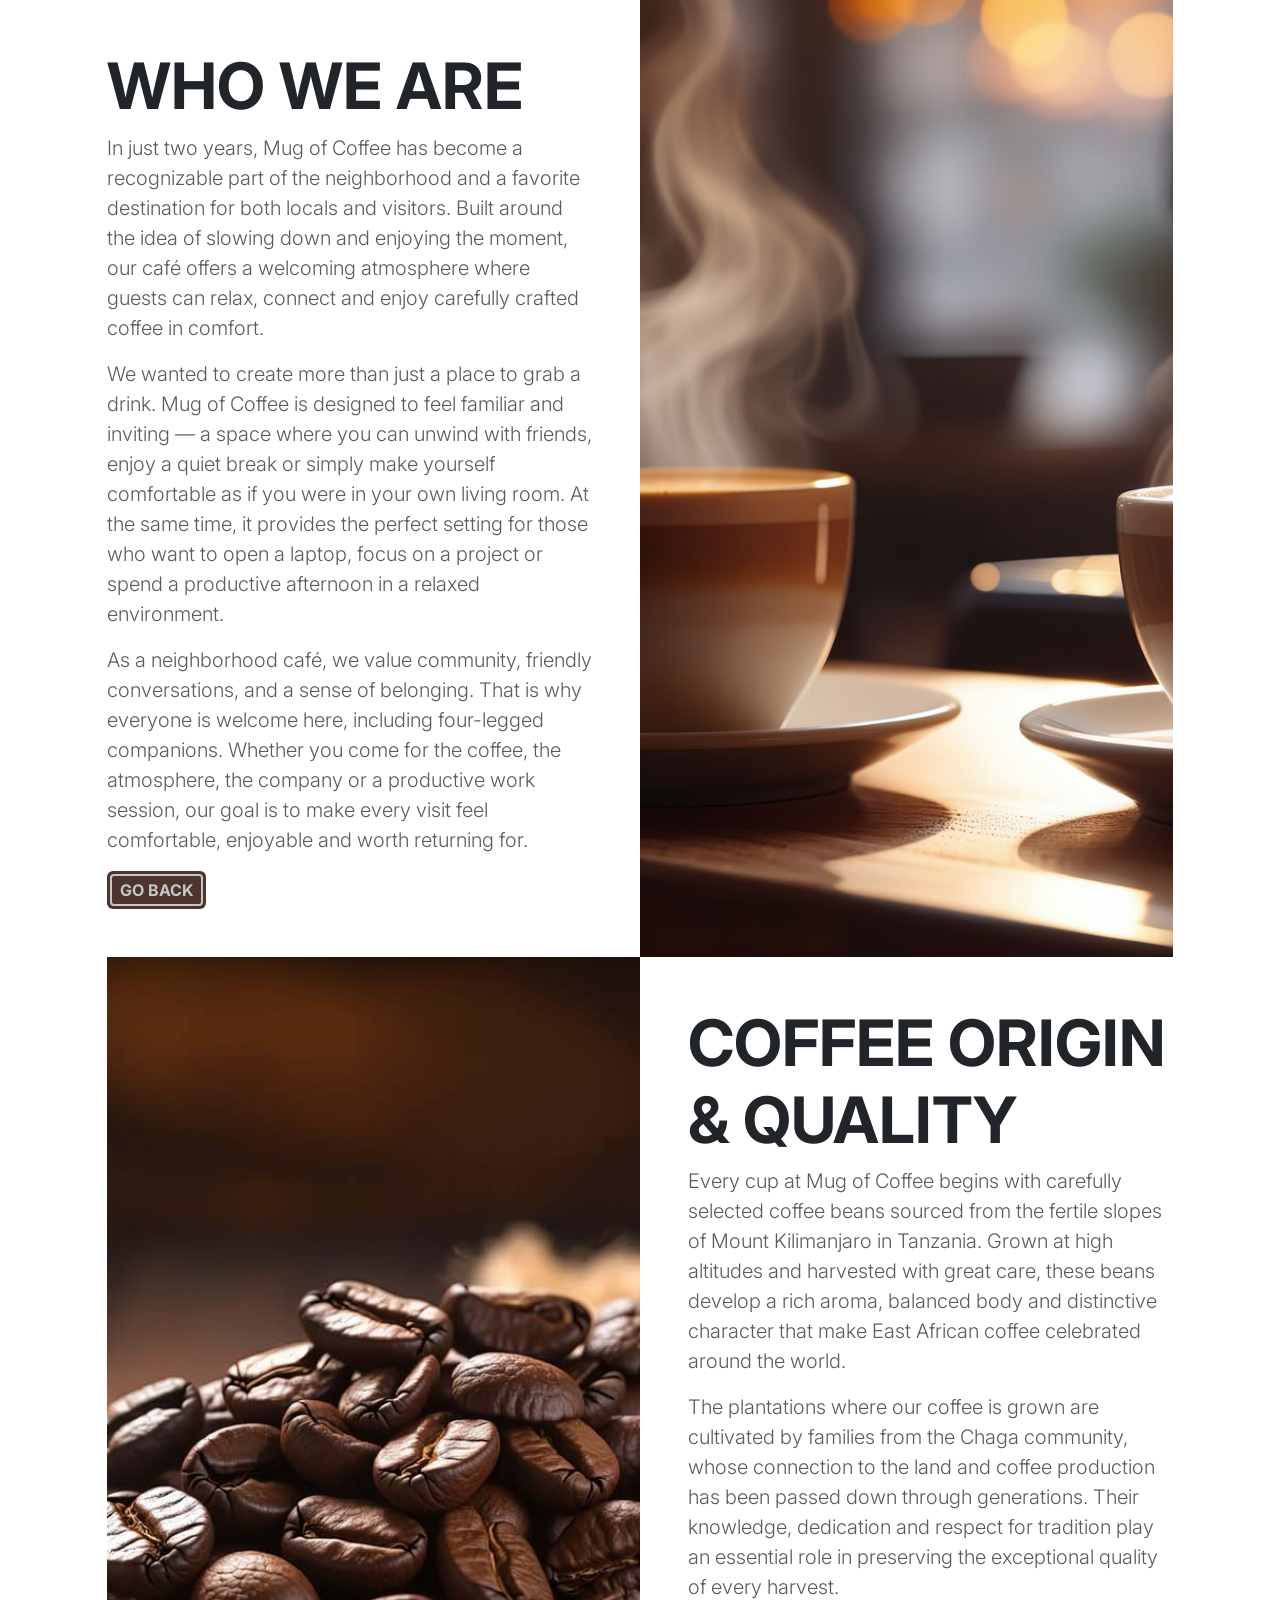
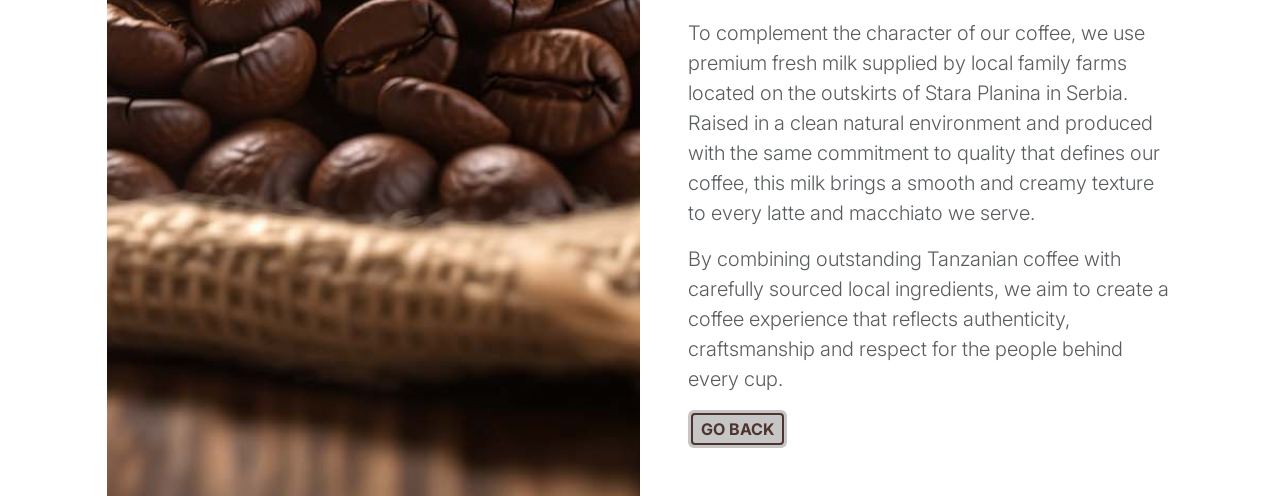
<file: html/about.html>
<!DOCTYPE html>
<html lang="en">
<head>
    <meta charset="UTF-8">
    <meta name="viewport" content="width=device-width, initial-scale=1.0">
    <title>Mug of Coffee / About</title>

    <link href="https://fonts.googleapis.com/css2?family=Inter:ital,opsz,wght@0,14..32,100..900;1,14..32,100..900&display=swap" rel="stylesheet">

    <link rel="stylesheet" href="../css/bootstrap.min.css">

    <link rel="stylesheet" href="../css/style.css">

    <link rel="shortcut icon" href="../favicon.svg" type="image/x-icon">

</head>
<body>

    <!-- ABOUT-WHO-WE-ARE SECTION -->

    <section id="about-who-we-are">
        <div class="container-fluid">
            <div class="row">
                <div class="col-12 col-lg-5 offset-lg-1 ps-0 py-5 pe-5 content">
                    <h1 class="display-3 fw-bold text-uppercase">who we are</h1>
                    <p class="lead text-muted">In just two years, Mug of Coffee has become a recognizable part of the neighborhood and a favorite destination for both locals and visitors. Built around the idea of slowing down and enjoying the moment, our café offers a welcoming atmosphere where guests can relax, connect and enjoy carefully crafted coffee in comfort.</p>
                    <p class="lead text-muted">We wanted to create more than just a place to grab a drink. Mug of Coffee is designed to feel familiar and inviting — a space where you can unwind with friends, enjoy a quiet break or simply make yourself comfortable as if you were in your own living room. At the same time, it provides the perfect setting for those who want to open a laptop, focus on a project or spend a productive afternoon in a relaxed environment.</p>
                    <p class="lead text-muted">As a neighborhood café, we value community, friendly conversations, and a sense of belonging. That is why everyone is welcome here, including four-legged companions. Whether you come for the coffee, the atmosphere, the company or a productive work session, our goal is to make every visit feel comfortable, enjoyable and worth returning for.</p>
                    <a href="../index.html#about-wrapper-top" class="fw-bold text-uppercase btn">go back</a>
                </div>
                <div class="col-12 col-lg-5 p-0 background">
                </div>
            </div>
        </div>
    </section>

    <!-- ABOUT-WHO-WE-ARE END -->

    <!-- ABOUT-COFFEE-ORIGIN-QUALITY SECTION -->

    <section id="about-coffee-origin-quality">
        <div class="container-fluid">
            <div class="row">
                <div class="col-12 col-lg-5 offset-lg-1 p-0 background">
                </div>
                <div class="col-12 col-lg-5 ps-5 py-5 pe-0 content">
                    <h1 class="display-3 fw-bold text-uppercase">coffee origin & quality</h1>
                    <p class="lead text-muted">Every cup at Mug of Coffee begins with carefully selected coffee beans sourced from the fertile slopes of Mount Kilimanjaro in Tanzania. Grown at high altitudes and harvested with great care, these beans develop a rich aroma, balanced body and distinctive character that make East African coffee celebrated around the world.</p>
                    <p class="lead text-muted">The plantations where our coffee is grown are cultivated by families from the Chaga community, whose connection to the land and coffee production has been passed down through generations. Their knowledge, dedication and respect for tradition play an essential role in preserving the exceptional quality of every harvest.</p>
                    <p class="lead text-muted">To complement the character of our coffee, we use premium fresh milk supplied by local family farms located on the outskirts of Stara Planina in Serbia. Raised in a clean natural environment and produced with the same commitment to quality that defines our coffee, this milk brings a smooth and creamy texture to every latte and macchiato we serve.</p>
                    <p class="lead text-muted">By combining outstanding Tanzanian coffee with carefully sourced local ingredients, we aim to create a coffee experience that reflects authenticity, craftsmanship and respect for the people behind every cup.</p>
                    <a href="../index.html#about-wrapper-bottom" class="fw-bold text-uppercase btn">go back</a>
                </div>
            </div>
        </div>
    </section>

    <!-- ABOUT-COFFEE-ORIGIN-QUALITY END -->

    <script src="../js/bootstrap.bundle.min.js"></script>
    <script src="../js/jquery-4.0.0.slim.min.js"></script>
    
</body>
</html>
</file>
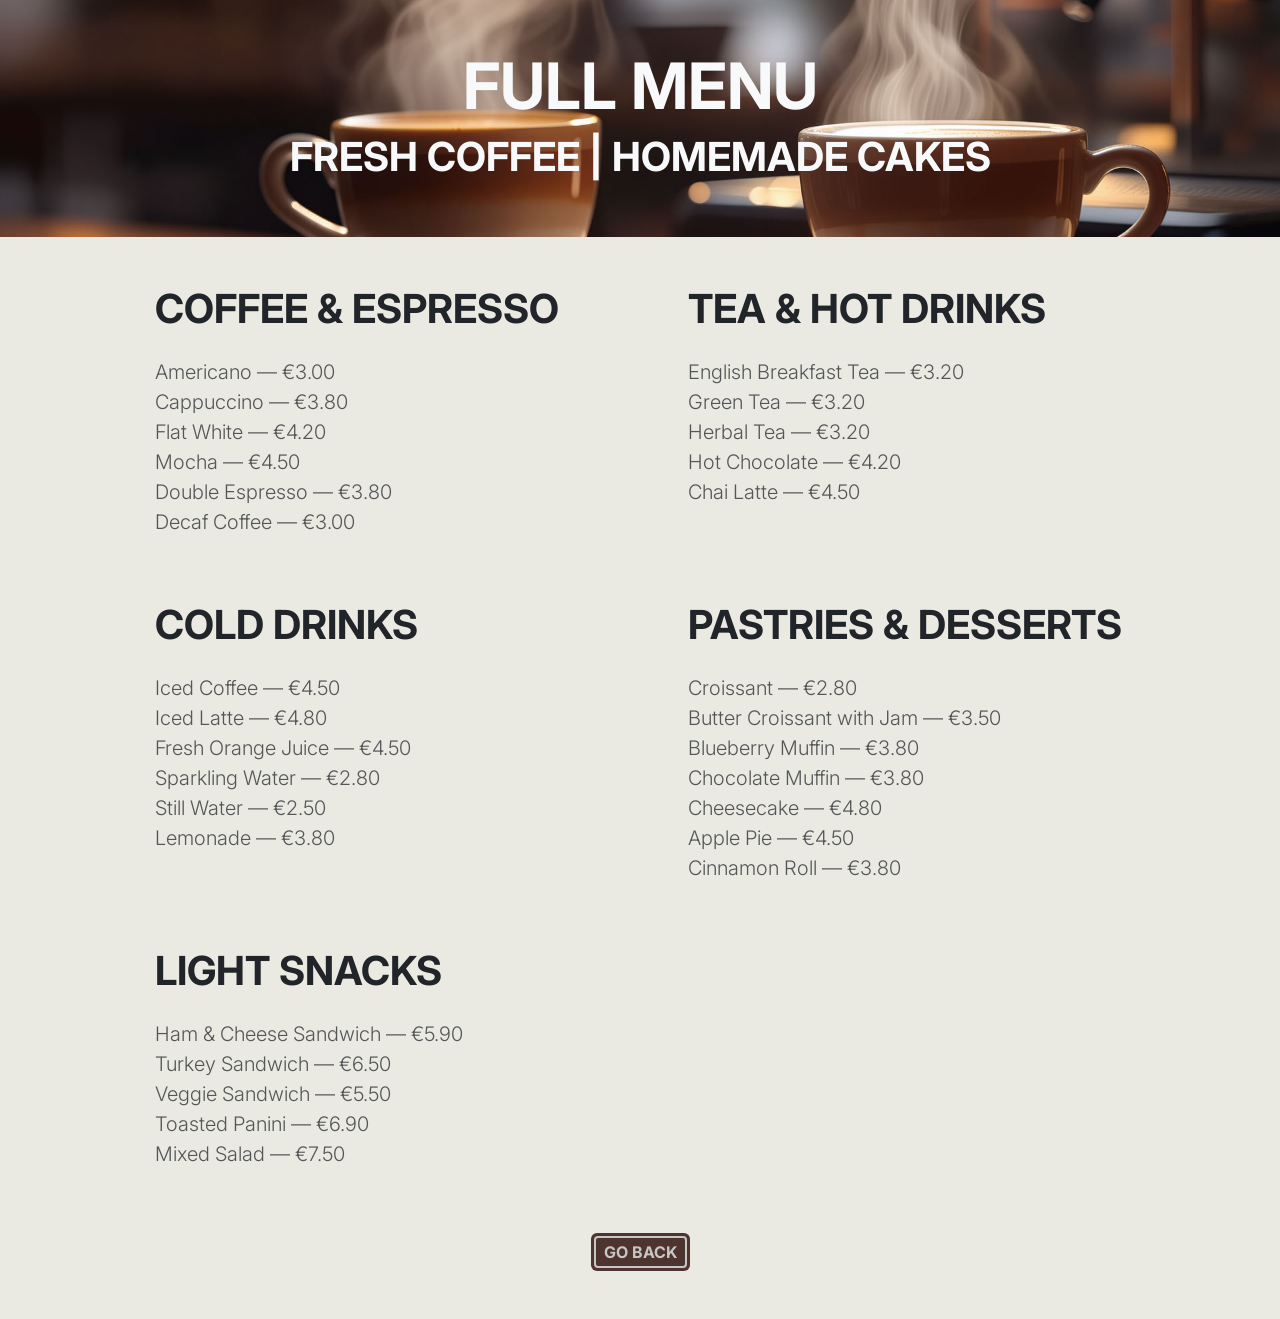
<file: html/products.html>
<!DOCTYPE html>
<html lang="en">
<head>
    <meta charset="UTF-8">
    <meta name="viewport" content="width=device-width, initial-scale=1.0">
    <title>Mug of Coffee / Products</title>

    <link href="https://fonts.googleapis.com/css2?family=Inter:ital,opsz,wght@0,14..32,100..900;1,14..32,100..900&display=swap" rel="stylesheet">

    <link rel="stylesheet" href="../css/bootstrap.min.css">

    <link rel="stylesheet" href="../css/style.css">

    <link rel="shortcut icon" href="../favicon.svg" type="image/x-icon">

</head>
<body>

    <!-- PRODUCTS-FULL-MENU SECTION -->

    <section id="products-full-menu">
        <div class="container-fluid">
            <div class="row text-light mb-5 justify-content-center">
                <div class="col-12 py-5 text-center background">
                    <h1 class="display-3 fw-bold text-uppercase">full menu</h1>
                    <h2 class="display-6 fw-bold text-uppercase">fresh coffee | homemade cakes</h2>
                </div>
            </div>
            <div class="row justify-content-center">
                <div class="col-10 col-lg-5 offset-lg-1 px-5 pb-5 content">
                    <h3 class="display-6 fw-bold text-uppercase pb-3">Coffee & Espresso</h3>
                    <ul class="lead text-muted p-0">
                        <li>Americano — €3.00</li>
                        <li>Cappuccino — €3.80</li>
                        <li>Flat White — €4.20</li>
                        <li>Mocha — €4.50</li>
                        <li>Double Espresso — €3.80</li>
                        <li>Decaf Coffee — €3.00</li>
                    </ul>
                </div>
                <div class="col-10 col-lg-6 px-5 pb-5 content">
                    <h3 class="display-6 fw-bold text-uppercase pb-3">Tea & Hot Drinks</h3>
                    <ul class="lead text-muted p-0">
                        <li>English Breakfast Tea — €3.20</li>
                        <li>Green Tea — €3.20</li>
                        <li>Herbal Tea — €3.20</li>
                        <li>Hot Chocolate — €4.20</li>
                        <li>Chai Latte — €4.50</li>
                    </ul>
                </div>
                <div class="col-10 col-lg-5 offset-lg-1 px-5 pb-5 content">
                    <h3 class="display-6 fw-bold text-uppercase pb-3">Cold Drinks</h3>
                    <ul class="lead text-muted p-0">
                        <li>Iced Coffee — €4.50</li>
                        <li>Iced Latte — €4.80</li>
                        <li>Fresh Orange Juice — €4.50</li>
                        <li>Sparkling Water — €2.80</li>
                        <li>Still Water — €2.50</li>
                        <li>Lemonade — €3.80</li>
                    </ul>
                </div>
                <div class="col-10 col-lg-6 px-5 pb-5 content">
                    <h3 class="display-6 fw-bold text-uppercase pb-3">Pastries & Desserts</h3>
                    <ul class="lead text-muted p-0">
                        <li>Croissant — €2.80</li>
                        <li>Butter Croissant with Jam — €3.50</li>
                        <li>Blueberry Muffin — €3.80</li>
                        <li>Chocolate Muffin — €3.80</li>
                        <li>Cheesecake — €4.80</li>
                        <li>Apple Pie — €4.50</li>
                        <li>Cinnamon Roll — €3.80</li>
                    </ul>
                </div>
                <div class="col-10 col-lg-10 px-5 pb-5 content">
                    <h3 class="display-6 fw-bold text-uppercase pb-3">Light Snacks</h3>
                    <ul class="lead text-muted p-0">
                        <li>Ham & Cheese Sandwich — €5.90</li>
                        <li>Turkey Sandwich — €6.50</li>
                        <li>Veggie Sandwich — €5.50</li>
                        <li>Toasted Panini — €6.90</li>
                        <li>Mixed Salad — €7.50</li>
                    </ul>
                </div>
            </div>
            <div class="row justify-content-center">
                <div class="col-10 pb-5 text-center">
                    <a href="../index.html#products" class="fw-bold text-uppercase btn">go back</a>
                </div>
            </div>  
        </div>
    </section>

    <!-- PRODUCTS-FULL-MENU END -->

    <script src="../js/bootstrap.bundle.min.js"></script>
    <script src="../js/jquery-4.0.0.slim.min.js"></script>
    
</body>
</html>
</file>
<file: css/style.css>
/* ELEMENTARY SECTION */

:root {
    --white-color: #ffffff;
    --white-dirty-color: #c6c6c6;
    --coffee-color-primary: #4E342E;
    --coffee-color-secondary: #3B2F2F;
    --overlay-dark-color-primary: #4E342Eaa;
    --overlay-dark-color-secondary: #3b2f2faa;  
    --background-light-color: #eaeae2;
    --background-dark-color: #3b2f2ff0; 
}

body {
    font-family: "Inter", Arial, Helvetica, sans-serif;
}

/* ELEMENTARY END */

/* BUTTONS SECTION */

#about #about-wrapper-top .btn,
#about #about-wrapper-bottom .btn,
#about-who-we-are .btn,
#about-coffee-origin-quality .btn,
#products .btn,
#products-full-menu .btn {
    color: var(--white-dirty-color, white);
    background-color: var(--coffee-color-primary, brown);
    position: relative;

    transition: transform 0.25s ease;
}

#about #about-wrapper-top .btn:hover,
#about #about-wrapper-bottom .btn:hover,
#about-who-we-are .btn:hover,
#about-coffee-origin-quality .btn:hover,
#products .btn:hover,
#products-full-menu .btn:hover {
    transform: translateY(-3px);
}

#about #about-wrapper-top .btn::before,
#about #about-wrapper-bottom .btn::before,
#about-who-we-are .btn::before,
#about-coffee-origin-quality .btn::before,
#products .btn::before,
#products-full-menu .btn::before {
    content: "";
    border: solid 2px var(--white-dirty-color, white);
    border-radius: 4px;
    inset: 2px;
    position: absolute;
    /*transition: all 0.25s ease;*/
}

#about #about-wrapper-bottom .btn,
#about-coffee-origin-quality .btn {
    color: var(--coffee-color-primary, brown);
    background-color: var(--white-dirty-color, white);
}

#about #about-wrapper-bottom .btn::before,
#about-coffee-origin-quality .btn::before {
    border: solid 2px var(--coffee-color-primary, brown);
}

/* BUTTONS END */

/* LINKS SECTION */

nav #nav-links a,
nav #nav-mobile-menu-close-btn a,
header #header-mobile-menu-btn a,
header #header-nav a,
#hero #hero-wrapper a,
footer #footer-social-links a {
    color: var(--white-color, white) !important;
}

/* LINKS END */

/* NAV SECTION */

nav {
    background-color: var(--background-dark-color, brown);
    position: fixed;
    top: 0;
    bottom: 0;
    left: 0;
    right: 0;
    z-index: 2;
    display: none;
}

nav #nav-mobile-menu-close-btn a {
    position: absolute;
    top: 0.5em;
    right: 0.25em;
}

nav #nav-mobile-menu-close-btn .fa-xmark {
    color: var(--coffee-color-primary, brown);
}

/* NAV END */

/* HEADER SECTION */

header {
    position: absolute;
    top: 0;
    left: 0;
    right: 0;
    z-index: 1;
}

header #header-logotip,
header #header-mobile-menu-btn,
header #header-nav {
    padding: 1em 1.5em;
}

header #header-logotip img {
    width: 200px;
}

header #header-nav a {
    margin-left: 1.5em;
}

header #header-nav a:hover {
    color: var(--white-dirty-color, white) !important;
}

.solid-header {
    background-color: var(--coffee-color-primary, brown);
    position: fixed;
    top: 0;
    left: 0;
    right: 0;

    transition: background-color 0.5s ease;
}

/* HEADER END */

/* HERO SECTION */

#hero {
    background: url(../img/heroImg.jpg) no-repeat center;
    background-size: cover;
}

#hero::before {
    content: "";
    background-color: var(--overlay-dark-color-secondary, #00000080);
    position: absolute;
    top: 0;
    bottom: 0;
    left: 0;
    right: 0;
}

#hero #hero-wrapper {
    z-index: 1;
}

#hero #hero-wrapper img {
    width: 350px;
}

#hero #hero-wrapper-span-01 {
    color: var(--white-dirty-color, gray);
}

#hero #hero-wrapper-span-02 {
    font-family: "Playfair Display", sans-serif;
}

#hero #hero-wrapper a {
    position: absolute;
    bottom: 1em;
    left: 0;
    right: 0;

    animation: hero-arrow-down 1.5s infinite;
}

#hero #hero-wrapper a:hover {
    animation-play-state: paused;
}

#hero #hero-wrapper a .fa-angle-down {
    color: var(--coffee-color-primary, brown);
}

@keyframes hero-arrow-down {
    0%,
    50%,
    100% {
        transform: translateY(0px);
    }
    40% {
        transform: translateY(-5px);
    }
    60% {
        transform: translateY(-3px);
    }
}

/* HERO END */

/* INTRO SECTION */

#intro {
    background-color: var(--background-light-color, white);
}

#intro img {
    width: 6em;

    transition: transform 0.25s ease;
}

#intro img:hover {
    transform: scale(1.1);   
}

/* INTRO END */

/* ABOUT SECTION */

#about .about-wrapper-top-bg,
#about .about-wrapper-bottom-bg {
    min-height: 680px;
    height: 680px;
    background: url(../img/aboutImg01.jpg) no-repeat center;
    background-size: cover;
}

#about .about-wrapper-bottom-bg {
    background: url(../img/aboutImg02.jpg) no-repeat left;
    position: relative;
}

#about-who-we-are .background {
    min-height: 480px;
    background: url(../img/aboutImg03.jpg) no-repeat center;
    background-size: cover;
}

#about-coffee-origin-quality .background {
    min-height: 480px;
    background: url(../img/aboutImg04.jpg) no-repeat center;
    background-size: cover;
}

/* ABOUT END */

/* PRODUCTS SECTION */

#products,
#products-full-menu {
    background-color: var(--background-light-color, white);
}

#products img {
    border-radius: 0.75em;
}

#products .bdr {
    padding-bottom: 0.5em;
    border-bottom: solid 2px gray;
    border-radius: 0.75em;
}

#products-full-menu .background {
    min-height: 180px;
    background: url(../img/aboutImg03.jpg) no-repeat center;
    background-size: cover;
}

#products-full-menu ul {
    list-style: none;
}

/* PRODUCTS END */

/* CONTACT-INFO SECTION */

#contact-info .contact-info-bg {
    background: linear-gradient(to right, var(--overlay-dark-color-secondary), var(--overlay-dark-color-primary)), url(../img/contactInfoImg.jpg);
    background-repeat: no-repeat;
    background-position: center;
    background-size: cover;
}

#contact-info .contact-info-right-bg {
    background-color: var(--overlay-dark-color-secondary, #00000080);
}

/* CONTACT-INFO END */

/* MAP SECTION */

#map #map-wrapper {
    height: 420px;
}

/* MAP END */

/* FOOTER SECTION */

footer {
    background-color: var(--coffee-color-primary, brown);
}

/* FOOTER END */

@media screen and (max-width: 575px) {
    #contact-info .contact-info-right-bg {
        padding-top: 5em;
    }
}

@media screen and (max-width: 767px) {
    #about .about-wrapper-bottom-bg::before {
        content: "";
        background-color: var(--overlay-dark-color-secondary, #00000080);
        position: absolute;
        top: 0;
        bottom: 0;
        left: 0;
        right: 0;
    }
    #about #about-wrapper-top-content,
    #about #about-wrapper-bottom-content {
        padding-left: 2em !important;
        padding-right: 2em !important;
    }
    #about #about-wrapper-bottom-content {
        z-index: 1;
    }
    footer #footer-social-links {
        margin-top: 0.5em;
        text-align: center !important;
    }
}

@media (max-width: 991px) {
    #about-who-we-are,
    #about-coffee-origin-quality {
        padding-bottom: 1em;
    }
    #about-who-we-are .content,
    #about-coffee-origin-quality .content {
        padding: 2em !important;
    }
    #products-full-menu .content {
        padding-left: 1em !important;
    }
}

@media (max-width: 1199px) {}
</file>
